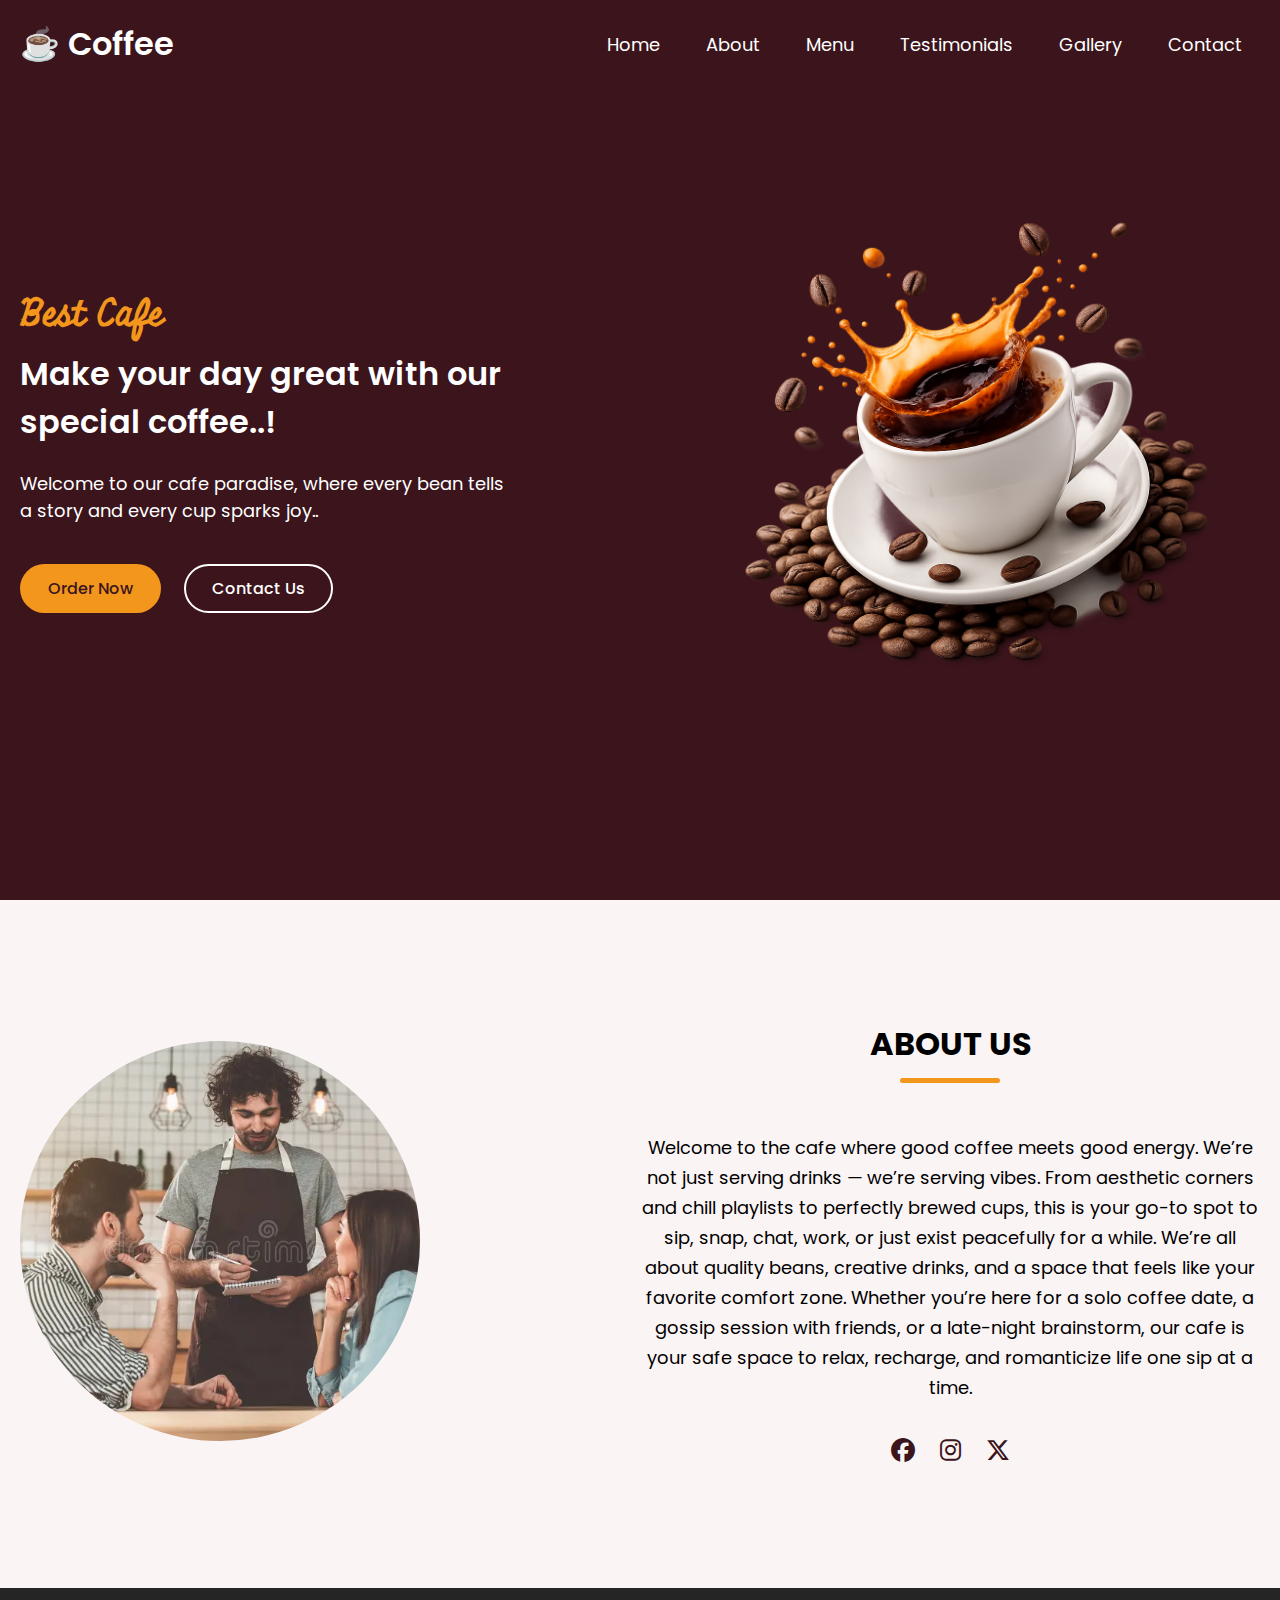
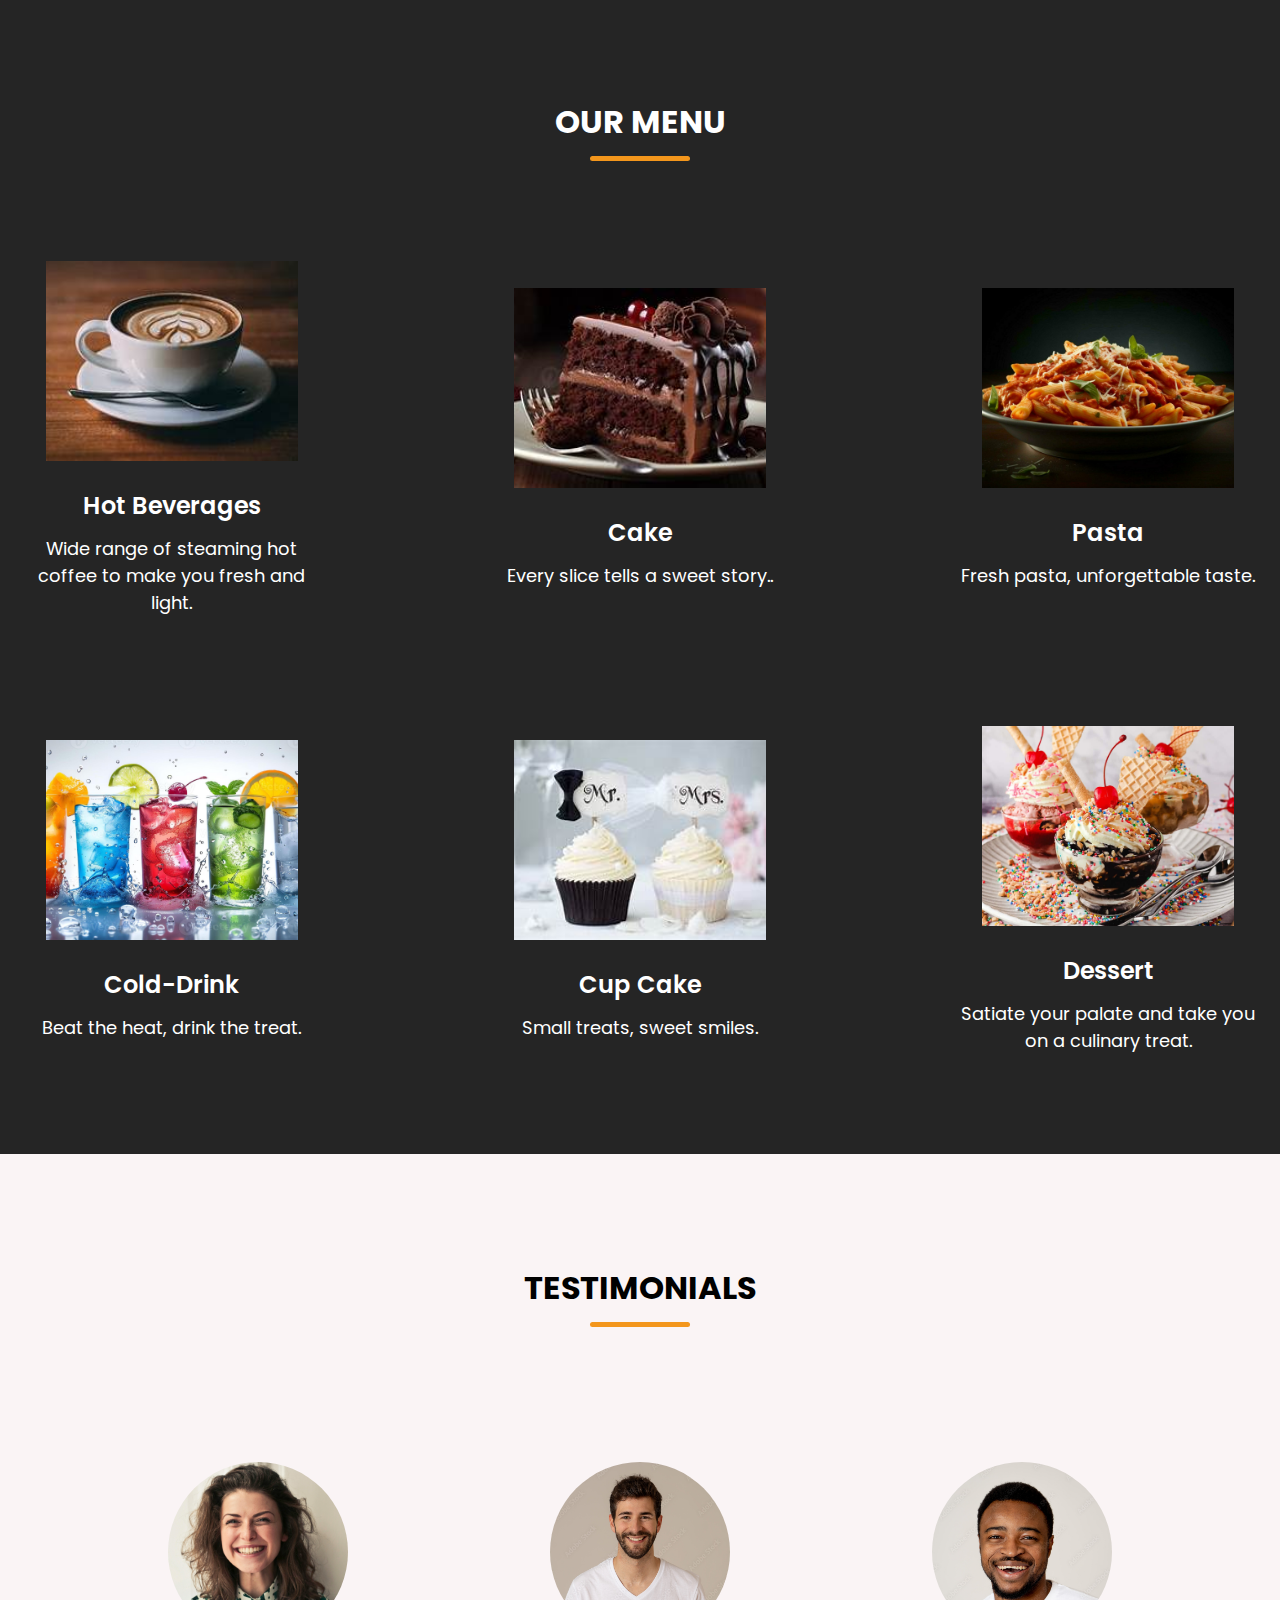
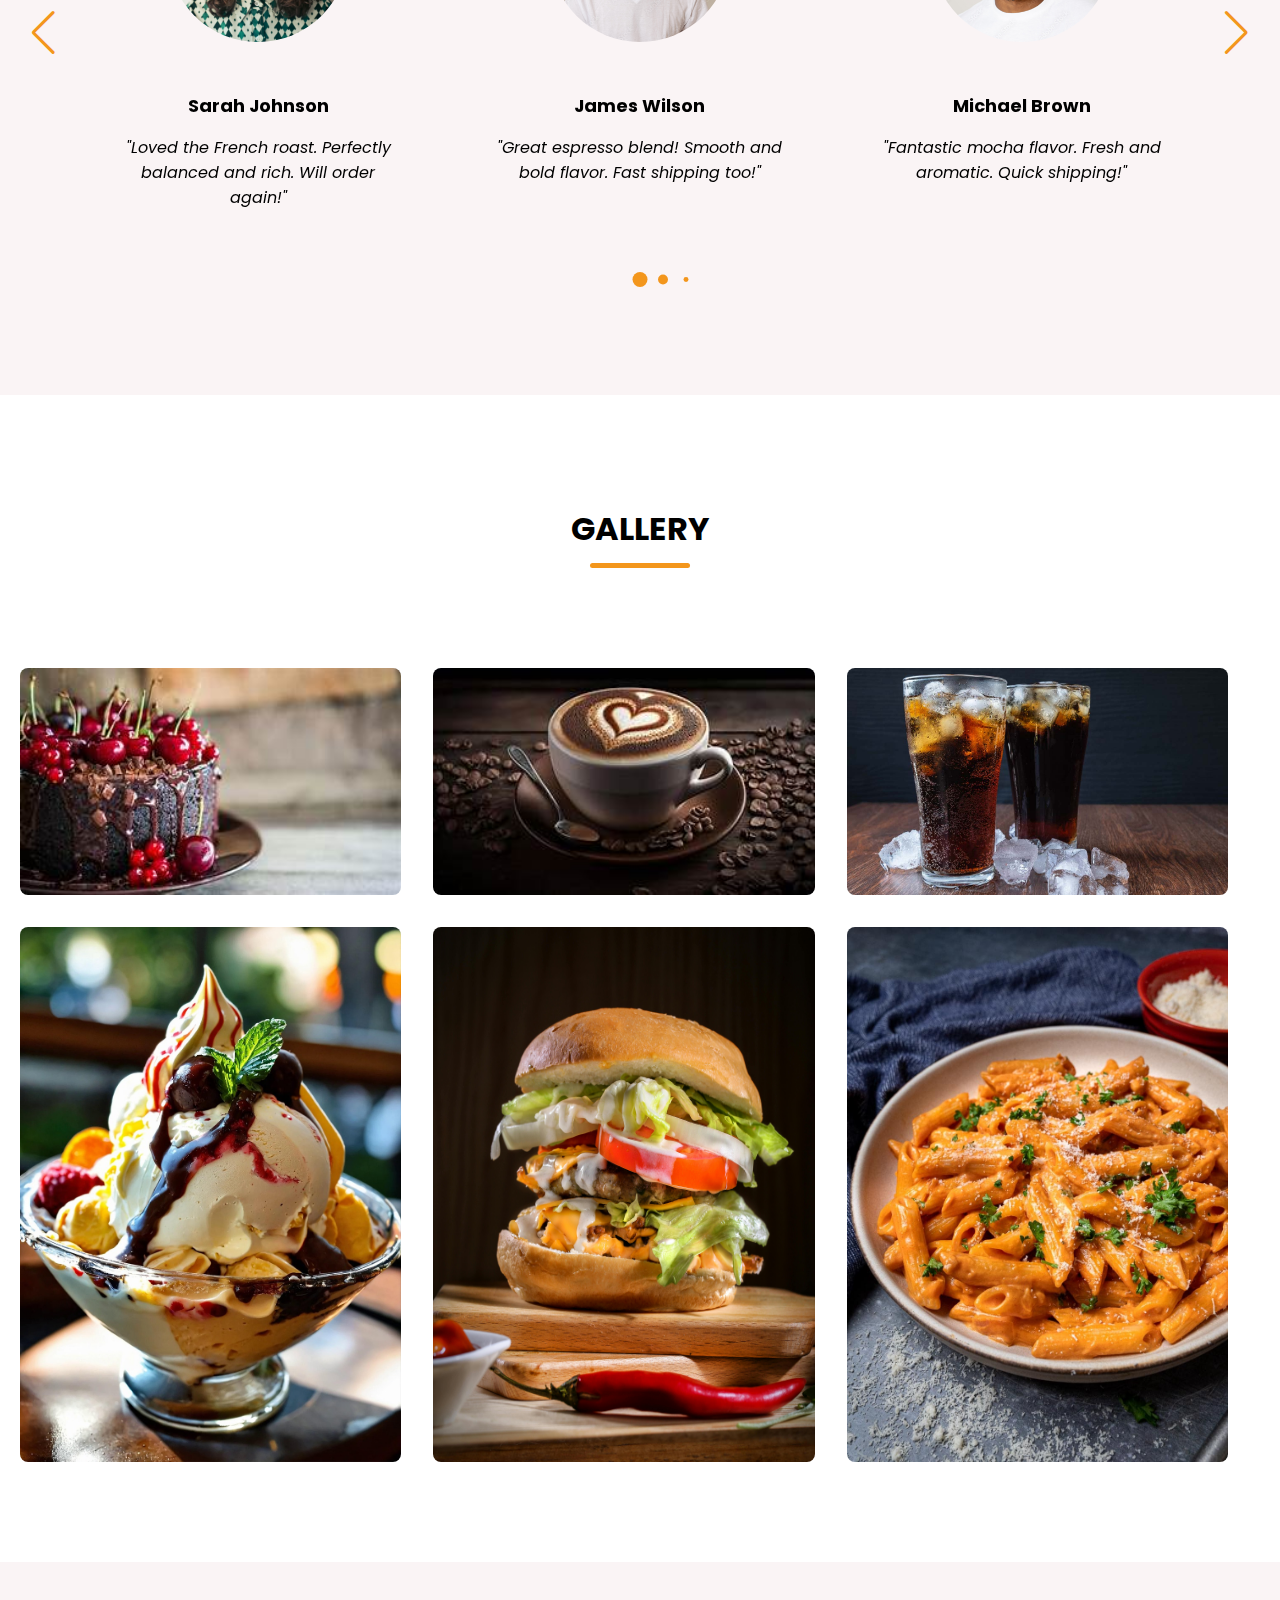
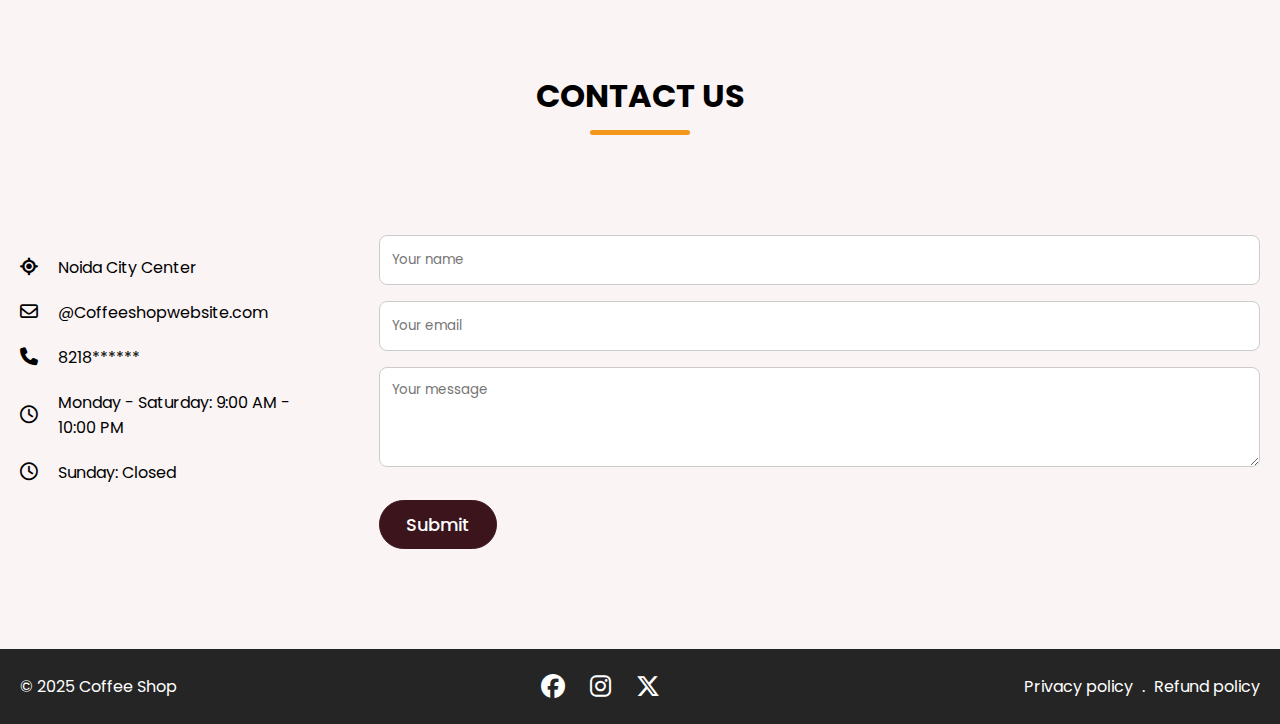
<file: Cafe/index.html>
<!DOCTYPE html>
<html lang="en">
<head>
    <meta charset="UTF-8">
    <meta name="viewport" content="width=device-width, initial-scale=1.0">
    <title>Coffee Website</title>
    <!-- linking font awesome for icons -->
    <link rel="stylesheet" href="https://cdnjs.cloudflare.com/ajax/libs/font-awesome/6.5.2/css/all.min.css">
    <link rel="icon" href="images/a1.png" type="image/x-icon">
    <!-- linking swiper css -->
    <link rel="stylesheet" href="https://cdn.jsdelivr.net/npm/swiper@11/swiper-bundle.min.css">
    <link rel="stylesheet" href="style.css">

</head>
<body>
    <!-- Header / Navbar -->
    <header>
        <nav class="navbar section-content">
            <a href="#" class="nav-logo">
                <h2 class="logo-text">☕ Coffee</h2>
            </a>
            <ul class="nav-menu">
                <button id="menu-close-button" class="fas fa-times"></button>
                <li class="nav-item">
                    <a href="#" class="nav-link">Home</a>
                </li>
                <li class="nav-item">
                    <a href="#about" class="nav-link">About</a>
                </li>
                <li class="nav-item">
                    <a href="#menu" class="nav-link">Menu</a>
                </li>
                <li class="nav-item">
                    <a href="#testimonials" class="nav-link">Testimonials</a>
                </li>
                <li class="nav-item">
                    <a href="#gallery" class="nav-link">Gallery</a>
                </li>
                <li class="nav-item">
                    <a href="#contact" class="nav-link">Contact</a>
                </li>
            </ul>

            <button id="menu-open-button" class="fas fa-bars"></button>
        </nav>
    </header>

    <main>
        <!-- Hero-section -->
        <section class="hero-section">
            <div class="section-content">
                <div class="hero-details">
                    <h2 class="title">Best Cafe</h2>
                    <h3 class="subtitle">Make your day great with our special coffee..!</h3>
                    <p class="description">Welcome to our cafe paradise, where every bean tells a story and every cup sparks joy..</p>

                    <div class="buttons">
                        <a href="#menu" class="button order-now">Order Now</a>
                        <a href="#contact" class="button contact-us">Contact Us</a>
                    </div>
                </div>
                <div class="hero-image-wrapper">
                    <img src="./images/Maincoffee.png"class="hero-image">
                </div>
            </div>
        </section>

        <!-- About section -->
         <section class="about-section" id="about">
            <div class="section-content">
                <div class="about-image-wrapper">
                    <img src="images/About-img.jpg" alt="" class="about-image">
                </div>
                <div class="about-details">
                    <h2 class="section-title">About Us</h2>
                    <p class="text">Welcome to the cafe where good coffee meets good energy. We’re not just serving drinks — we’re serving vibes. From aesthetic corners and chill playlists to perfectly brewed cups, this is your go-to spot to sip, snap, chat, work, or just exist peacefully for a while.
                    We’re all about quality beans, creative drinks, and a space that feels like your favorite comfort zone. Whether you’re here for a solo coffee date, a gossip session with friends, or a late-night brainstorm, our cafe is your safe space to relax, recharge, and romanticize life one sip at a time.</p>
                    <div class="social-link-list">
                        <a href="https://www.facebook.com" class="social-link"><i class="fa-brands fa-facebook"></i></a>
                        <a href="https://www.instagram.com" class="social-link"><i class="fa-brands fa-instagram"></i></a>
                        <a href="https://twitter.com" class="social-link"><i class="fa-brands fa-x-twitter"></i></a>
                    </div>
                </div>
            </div>
         </section>

         <!-- Menu section -->
          <section class="menu-section" id="menu">
            <h2 class="section-title">Our Menu</h2>
            <div class="section-content">
                <ul class="menu-list">
                    <li class="menu-items">
                        <img src="images/coffee2.jpg" alt="coffee" width="100px" height="200px" class="menu-image">
                        <h3 class="name">Hot Beverages</h3>
                        <p class="text">Wide range of steaming hot coffee to make you fresh and light.</p>
                    </li>
                    <li class="menu-items">
                        <img src="images/cake4.jpg" alt="cake" width="150px" height="200px" class="menu-image">
                        <h3 class="name">Cake</h3>
                        <p class="text">Every slice tells a sweet story..</p>
                    </li>
                    <li class="menu-items">
                        <img src="images/pasta1.jpg" alt="pasta" width="150px" height="200px" class="menu-image">
                        <h3 class="name">Pasta</h3>
                        <p class="text">Fresh pasta, unforgettable taste.</p>
                    </li>
                    <li class="menu-items">
                        <img src="images/cold.jpg" alt="Cold-Drink" width="150px" height="200px" class="menu-image">
                        <h3 class="name">Cold-Drink</h3>
                        <p class="text">Beat the heat, drink the treat.</p>
                    </li>
                    <li class="menu-items">
                        <img src="images/cup2.jpg" alt="Cup cake" width="150px" height="200px" class="menu-image">
                        <h3 class="name">Cup Cake</h3>
                        <p class="text">Small treats, sweet smiles.</p>
                    </li>
                    <li class="menu-items">
                        <img src="images/ice-cream1.jpg" alt="ice-cream" width="150px" height="200px" class="menu-image">
                        <h3 class="name">Dessert</h3>
                        <p class="text">Satiate your palate and take you on a culinary treat.</p>
                    </li>
                </ul>
            </div>
          </section>

          <!-- Testimonials-section -->
           <section class="testimonials-section" id="testimonials">
            <h2 class="section-title">Testimonials</h2>
            <div class="section-content">
                <div class="slider-container swiper">
                    <div class="slider-wrapper">
                        <ul class="testimonials-list swiper-wrapper">
                            <li class="testimonial swiper-slide">
                                <img src="images/user5.jpg" alt="User1" class="user-image">
                                <h3 class="name">Sarah Johnson</h3>
                                <i class="feedback">"Loved the French roast. Perfectly balanced and rich. Will order again!"</i>
                            </li>
                            <li class="testimonial swiper-slide">
                                <img src="images/user2.jpg" alt="User2" class="user-image">
                                <h3 class="name">James Wilson</h3>
                                <i class="feedback">"Great espresso blend! Smooth and bold flavor. Fast shipping too!"</i>
                            </li>
                            <li class="testimonial swiper-slide">
                                <img src="images/user3.jpg" alt="User3" class="user-image">
                                <h3 class="name">Michael Brown</h3>
                                <i class="feedback">"Fantastic mocha flavor. Fresh and aromatic. Quick shipping!"</i>
                            </li>
                            <li class="testimonial swiper-slide">
                                <img src="images/user6.jpg" alt="User4" class="user-image">
                                <h3 class="name">Emily Harris</h3>
                                <i class="feedback">"Excellent quality! Fresh beans and quick delivery. Highly recommend."</i>
                            </li>
                            <li class="testimonial swiper-slide">
                                <img src="images/user4.jpg" alt="User5" class="user-image">
                                <h3 class="name">Anthony Thompson</h3>
                                <i class="feedback">"Best decef I've tried! Smooth and flavorful. Arrived promptly"</i>
                            </li>
                        </ul>

                        <div class="swiper-pagination"></div>
                        <div class="swiper-slide-button swiper-button-prev"></div>
                        <div class="swiper-slide-button swiper-button-next"></div>
                    </div>
                </div>
            </div>
           </section>

           <!-- Gallery-section -->
           <section class="gallery-section" id="gallery">
            <h2 class="section-title">Gallery</h2>
            <div class="section-content">
                <ul class="gallery-list">
                    <li class="gallery-item">
                        <img src="images/cake2.jpg" alt="Gallery" class="gallery-image">
                    </li>
                    <li class="gallery-item">
                        <img src="images/coffee3.jpg" alt="Gallery" class="gallery-image">
                    </li>
                    <li class="gallery-item">
                        <img src="images/cold3.jpg" alt="Gallery" class="gallery-image">
                    </li>
                    <li class="gallery-item">
                        <img src="images/ice-cream.jpg" alt="Gallery" class="gallery-image">
                    </li>
                    <li class="gallery-item">
                        <img src="images/beef-burgur.jpg" alt="Gallery" class="gallery-image">
                    </li>
                    <li class="gallery-item">
                        <img src="images/pasta.3.jpg" alt="Gallery" class="gallery-image">
                    </li>
                </ul>
            </div>
           </section>

           <!-- Contact section -->
            <section class="contact-section" id="contact">
                <h2 class="section-title">Contact Us</h2>
                <div class="section-content">
                    <ul class="contact-info-list">
                        <li class="contact-info">
                            <i class="fa-solid fa-location-crosshairs"></i>
                            <p>Noida City Center</p>
                        </li>
                        <li class="contact-info">
                            <i class="fa-regular fa-envelope"></i>
                            <p>@Coffeeshopwebsite.com</p>
                        </li>
                        <li class="contact-info">
                            <i class="fa-solid fa-phone"></i>
                            <p>8218******</p>
                        </li>
                        <li class="contact-info">
                            <i class="fa-regular fa-clock"></i>
                            <p>Monday - Saturday: 9:00 AM - 10:00 PM</p>
                        </li>
                        <li class="contact-info">
                            <i class="fa-regular fa-clock"></i>
                            <p>Sunday: Closed</p>
                        </li>
                    </ul>

                    <form action="#" class="contact-form">
                        <input type="text" placeholder="Your name" class="form-input" required>
                        <input type="email" placeholder="Your email" class="form-input" required>
                        <textarea placeholder="Your message" class="form-input" required></textarea>
                        <button class="submit-button">Submit</button>
                    </form>
                </div>
            </section>

            <!-- Footer section -->
            <footer class="footer-section">
                <div class="section-content">
                    <p class="copyright-text">© 2025 Coffee Shop</p>
                    <div class="social-link-list">
                        <a href="https://facebook.com" class="social-link"><i class="fa-brands fa-facebook"></i></a>
                        <a href="https://instagram.com" class="social-link"><i class="fa-brands fa-instagram"></i></a>
                        <a href="https://twitter.com" class="social-link"><i class="fa-brands fa-x-twitter"></i></a>
                    </div>
                    
                    <p class="policy-text">
                        <a href="#" class="policy-link">Privacy policy</a>
                        <span class="separator">.</span>
                        <a href="#" class="policy-link">Refund policy</a>
                    </p>
                </div>
            </footer>
    </main>

    <!-- Linking Swiper script -->
    <script src="https://cdn.jsdelivr.net/npm/swiper@11/swiper-bundle.min.js"></script>
    <!-- Linking custom script -->
    <script src="script.js"></script>
</body>
</html>
</file>
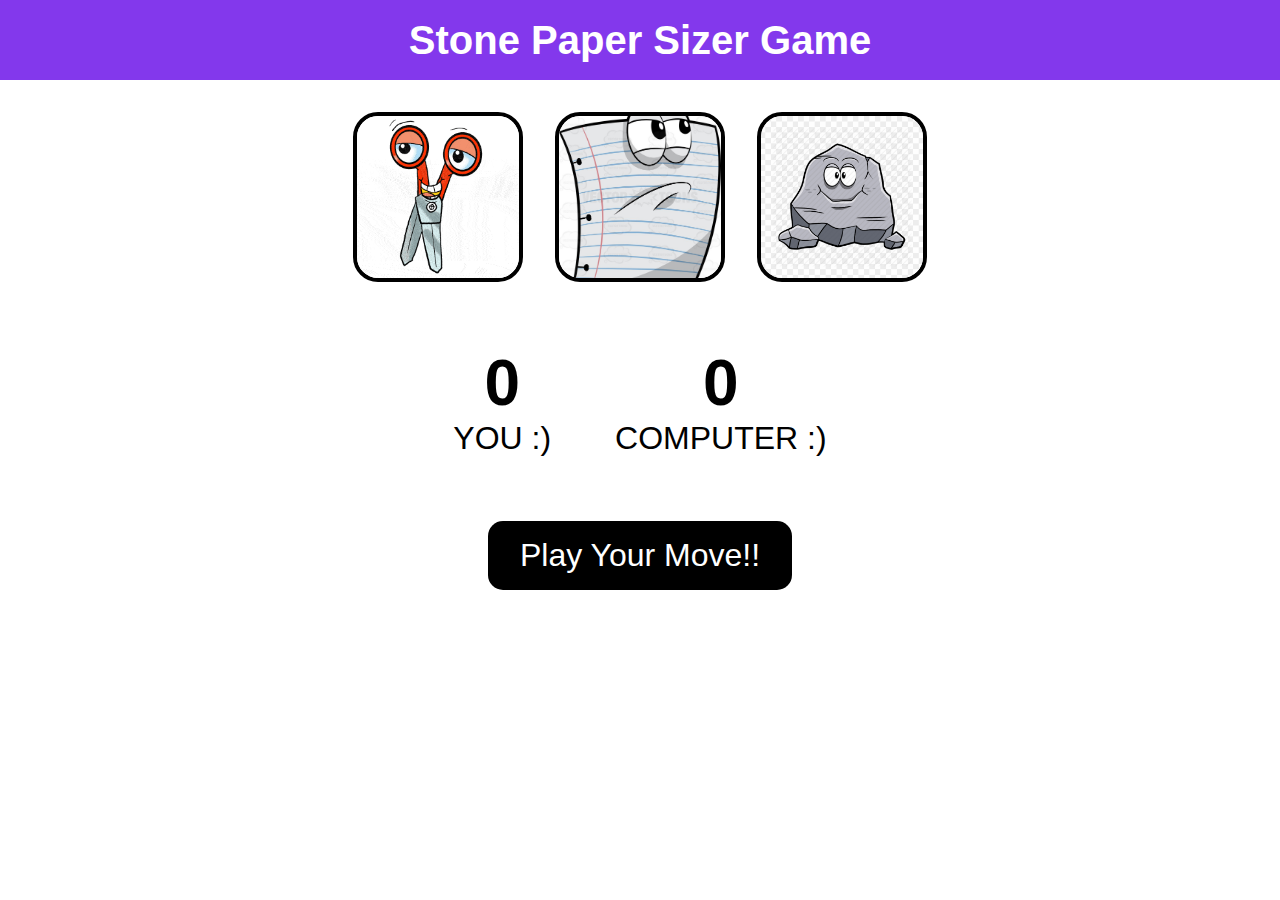
<file: Mini Projects/StonePaperSizer-main/index.html>
<!DOCTYPE html>
<html lang="en">
  <head>
    <meta charset="UTF-8" />
    <meta name="viewport" content="width=device-width, initial-scale=1.0" />
    <title>Stone Paper Sizer Game</title>
    <link rel="stylesheet" href="style.css" />
  </head>
  <body>
    <h1>Stone Paper Sizer Game</h1>
    <div class="choice-container">
      <div class="choice" id="scissors">
        <img src="Images/myImages/scissors.jpeg" alt="scissors" />
      </div>
      <div class="choice" id="paper">
        <img src="Images/myImages/paper.jpeg" alt="Paper" />
      </div>
      <div class="choice" id="rock">
        <img src="Images/myImages/Rock.jpeg" alt="Rock" />
      </div>
    </div>
    <div class="score-board">
      <div class="score">
        <p id="user-score">0</p>
        <p>YOU :)</p>
      </div>
      <div class="score">
        <p id="computer-score">0</p>
        <p>COMPUTER :)</p>
      </div>
    </div>
    <div class="msg-container">
      <p id="msg">Play Your Move!!</p>
    </div>
    <script src="script.js"></script>
  </body>
</html>
</file>
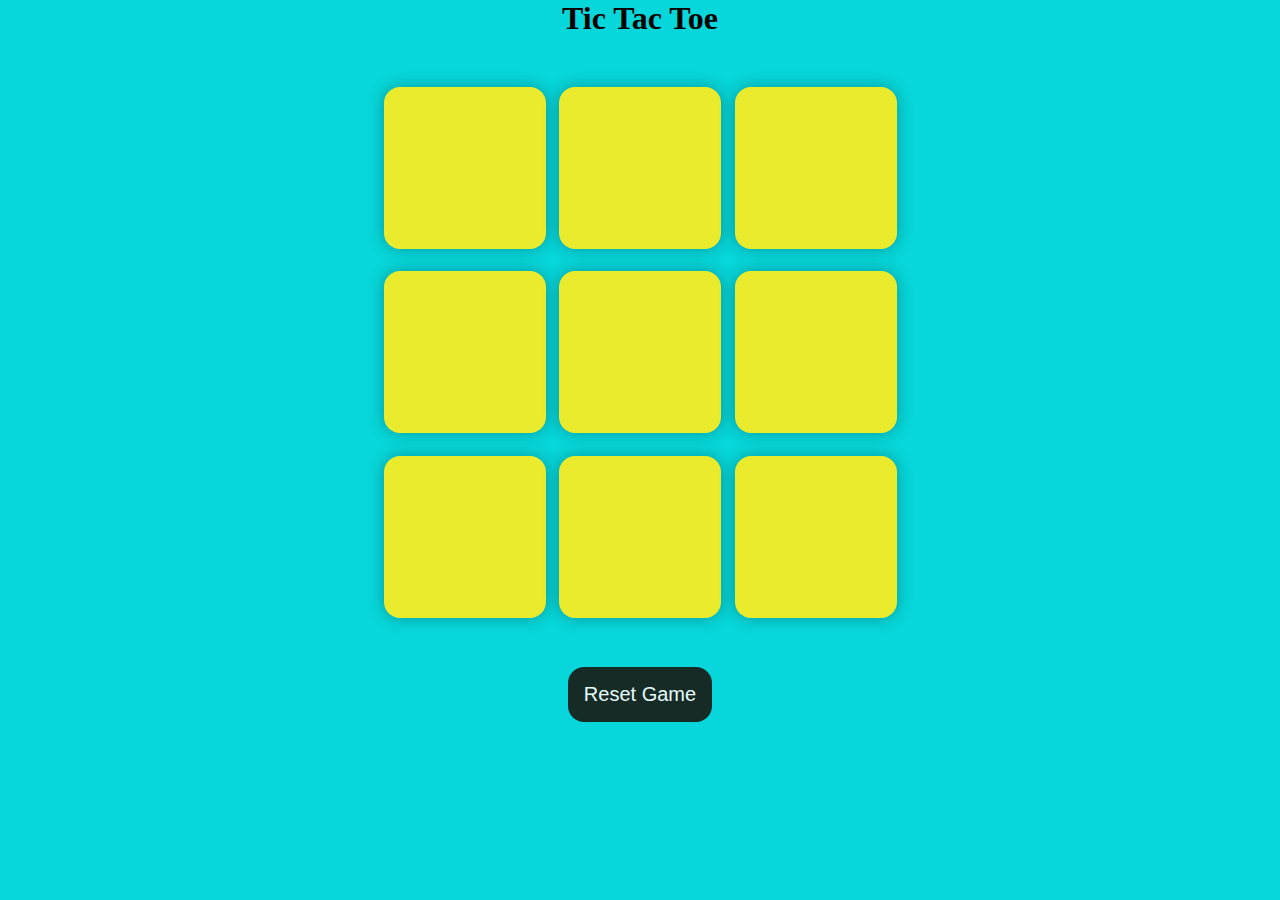
<file: Mini Projects/TIK-TAK-TOE-main/index.html>
<!DOCTYPE html>
<html lang="en">
  <head>
    <meta charset="UTF-8" />
    <meta name="viewport" content="width=device-width, initial-scale=1.0" />
    <title>Tic-Tac-Toe Game</title>
    <link rel="stylesheet" href="tiktak.css" />
  </head>
  <body>
    <div class="msg-container hide">
      <p id="msg">Winner</p>
      <button id="new-btn">New Game</button>
    </div>
    <main>
      <h1>Tic Tac Toe</h1>
      <div class="container">
        <div class="game">
          <button class="box"></button>
          <button class="box"></button>
          <button class="box"></button>
          <button class="box"></button>
          <button class="box"></button>
          <button class="box"></button>
          <button class="box"></button>
          <button class="box"></button>
          <button class="box"></button>
        </div>
      </div>
      <button id="reset-btn">Reset Game</button>
    </main>
    <script src="games.js"></script>
  </body>
</html>
</file>
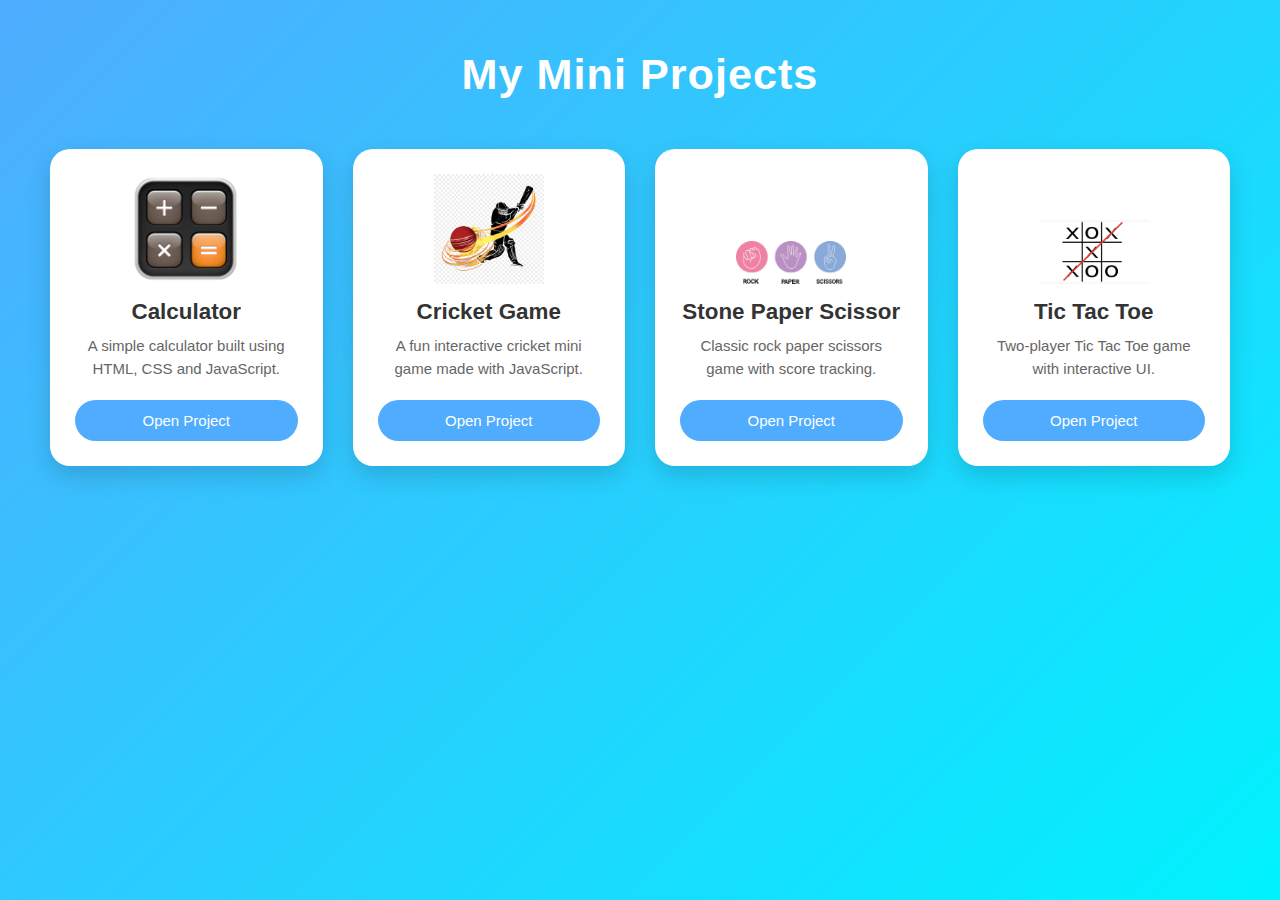
<file: project.html>
<!DOCTYPE html>
<html lang="en">
<head>
    <meta charset="UTF-8">
    <meta name="viewport" content="width=device-width, initial-scale=1.0">
    <title>Mini Projects</title>
    <link rel="stylesheet" href="project.css">
</head>
<body>

<h1 class="title">My Mini Projects</h1>

<div class="container">

    <!-- Card 1 -->
    <div class="project-card">
        <img src="image/calculator-icon.jpg" alt="Calculator">
        <h2>Calculator</h2>
        <p>A simple calculator built using HTML, CSS and JavaScript.</p>
        <a href="Mini Projects/Calculator/Calculator.html">Open Project</a>
    </div>

    <!-- Card 2 -->
    <div class="project-card">
        <img src="image/Circket-icon.jpg" alt="Cricket Game">
        <h2>Cricket Game</h2>
        <p>A fun interactive cricket mini game made with JavaScript.</p>
        <a href="Mini Projects/Cricket/Circket.html">Open Project</a>
    </div>

    <!-- Card 3 -->
    <div class="project-card">
        <img src="image/rock-paper-scissors-icon.jpg" alt="Stone Paper Scissor">
        <h2>Stone Paper Scissor</h2>
        <p>Classic rock paper scissors game with score tracking.</p>
        <a href="Mini Projects/StonePaperSizer-main/index.html">Open Project</a>
    </div>

    <!-- Card 4 -->
    <div class="project-card">
        <img src="image/tik-tak-toe.png" alt="Tic Tac Toe">
        <h2>Tic Tac Toe</h2>
        <p>Two-player Tic Tac Toe game with interactive UI.</p>
        <a href="Mini Projects/TIK-TAK-TOE-main/index.html">Open Project</a>
    </div>

</div>

</body>
</html>
</file>
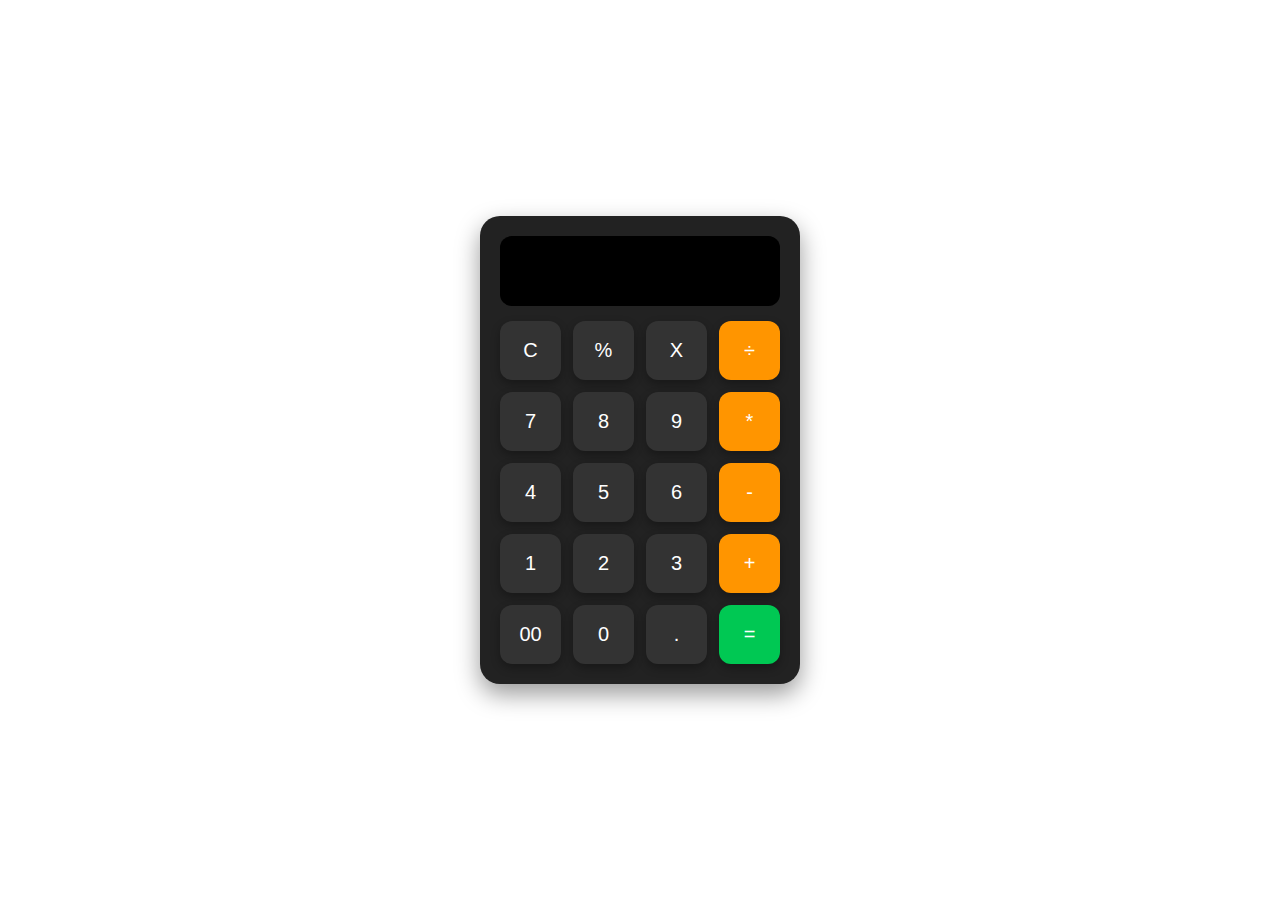
<file: Mini Projects/Calculator/Calculator.html>
<!DOCTYPE html>
<html lang="en">
<head>
    <meta charset="UTF-8">
    <meta name="viewport" content="width=device-width, initial-scale=1.0">
    <title>Document</title>
    <link rel="stylesheet" href="calculator.css">
</head>
<body>
    <div id="calculator">
        <input type="text" id="display" readonly>
        
        <div class="btn-container-1">
            <button class="btn" onclick="currentDisplay = '';
            document.querySelector('#display').value = currentDisplay;">C</button>

            <button class="btn" onclick="currentDisplay = currentDisplay +'%';
            document.querySelector('#display').value = currentDisplay;">%</button>

            <button class="btn" onclick="currentDisplay = currentDisplay.slice(0,-1);
            document.querySelector('#display').value = currentDisplay;">X</button>

            <button class="btn" onclick="currentDisplay = currentDisplay +'/';
            document.querySelector('#display').value = currentDisplay;">÷</button>



            <button class="btn" onclick="currentDisplay = currentDisplay +'7';
            document.querySelector('#display').value = currentDisplay;">7</button>

            <button class="btn" onclick="currentDisplay = currentDisplay +'8';
            document.querySelector('#display').value = currentDisplay;">8</button>

            <button class="btn" onclick="currentDisplay = currentDisplay +'9';
            document.querySelector('#display').value = currentDisplay;">9</button>

            <button class="btn" onclick="currentDisplay = currentDisplay +'*';
            document.querySelector('#display').value = currentDisplay;">*</button>



            <button class="btn" onclick="currentDisplay = currentDisplay +'4';
            document.querySelector('#display').value = currentDisplay;">4</button>

            <button class="btn" onclick="currentDisplay = currentDisplay +'5';
            document.querySelector('#display').value = currentDisplay;">5</button>

            <button class="btn" onclick="currentDisplay = currentDisplay +'6';
            document.querySelector('#display').value = currentDisplay;">6</button>

            <button class="btn" onclick="currentDisplay = currentDisplay +'-';
            document.querySelector('#display').value = currentDisplay;">-</button>



            <button class="btn" onclick="currentDisplay = currentDisplay +'1';
            document.querySelector('#display').value = currentDisplay;">1</button>

            <button class="btn" onclick="currentDisplay = currentDisplay +'2';
            document.querySelector('#display').value = currentDisplay;">2</button>

            <button class="btn" onclick="currentDisplay = currentDisplay +'3';
            document.querySelector('#display').value = currentDisplay;">3</button>

            <button class="btn" onclick="currentDisplay = currentDisplay +'+';
            document.querySelector('#display').value = currentDisplay;">+</button>



            <button class="btn" onclick="currentDisplay = currentDisplay +'00';
            document.querySelector('#display').value = currentDisplay;">00</button>

            <button class="btn" onclick="currentDisplay = currentDisplay +'0';
            document.querySelector('#display').value = currentDisplay;">0</button>

            <button class="btn" onclick="currentDisplay = currentDisplay +'.';
            document.querySelector('#display').value = currentDisplay;">.</button>


            <button class="btn" onclick="let result = eval(currentDisplay);
             currentDisplay = result;
             document.querySelector('#display').value = currentDisplay;">=</button>
        </div>    
    </div>
    <script>
        let currentDisplay = '';
        document.querySelector('#display').value = currentDisplay;
        
    </script>
</body>
</html>
</file>
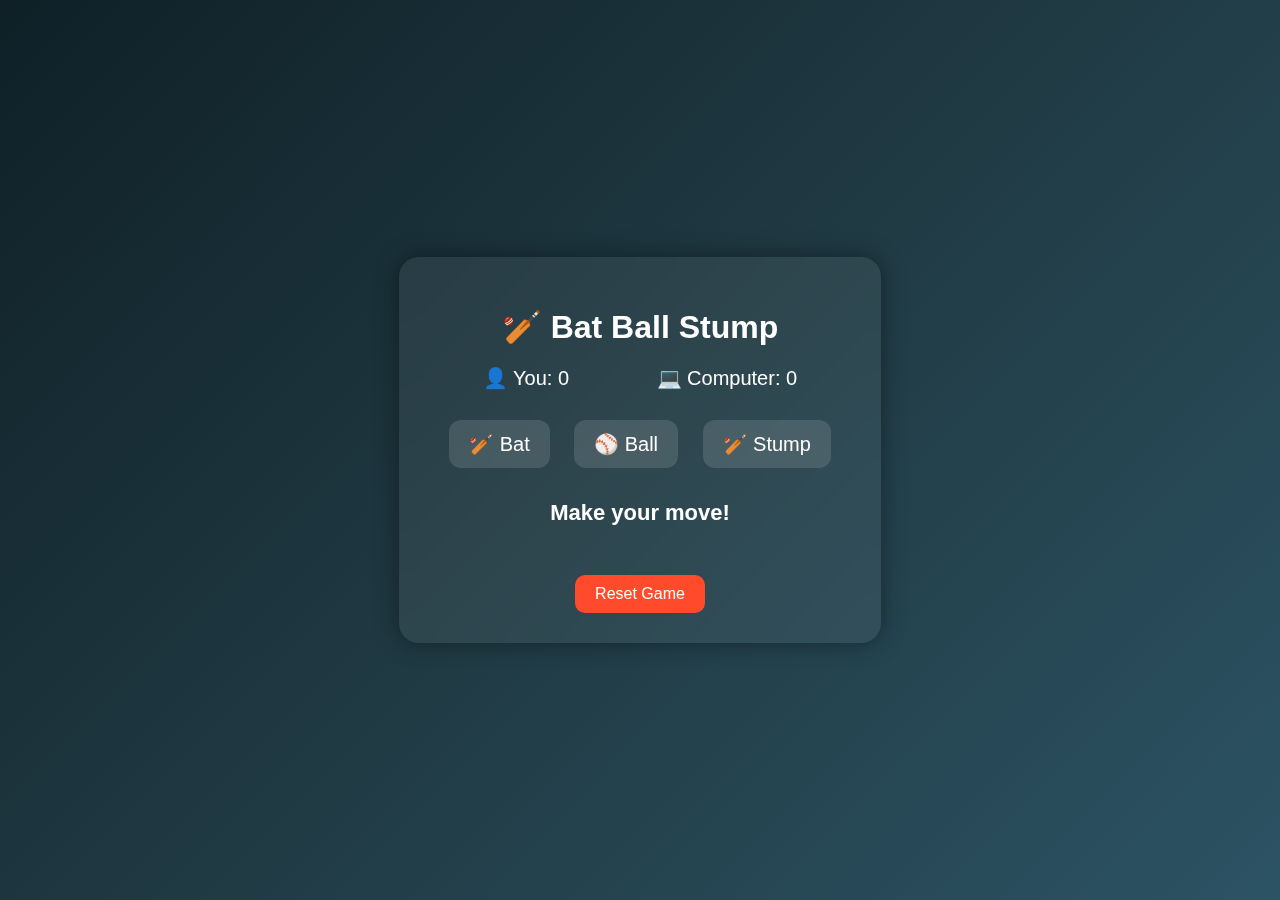
<file: Mini Projects/Cricket/Circket.html>
<!DOCTYPE html>
<html lang="en">
<head>
<meta charset="UTF-8">
<meta name="viewport" content="width=device-width, initial-scale=1.0">
<title>Bat Ball Stump Game</title>
<link rel="stylesheet" href="Circket.css">
<link rel="stylesheet" href="script.js">
</head>
<body>

<div class="game-container">

    <h1>🏏 Bat Ball Stump</h1>

    <div class="scoreboard">
        <div>👤 You: <span id="userScore">0</span></div>
        <div>💻 Computer: <span id="compScore">0</span></div>
    </div>

    <div class="buttons">
        <button class="choice" data-choice="Bat">🏏 Bat</button>
        <button class="choice" data-choice="Ball">⚾ Ball</button>
        <button class="choice" data-choice="Stump">🏏 Stump</button>
    </div>

    <div class="result-box">
        <p id="resultText">Make your move!</p>
        <p id="choices"></p>
    </div>

    <button id="resetBtn">Reset Game</button>

</div>

<script src="script.js"></script>
</body>
</html>
</file>
<file: Cafe/style.css>
@import url('https://fonts.googleapis.com/css2?family=Miniver&family=Poppins:ital,wght@0,400;0,500;0,600;0,700;1,400&display=swap');

* {
    margin: 0;
    padding: 0;
    box-sizing: border-box;
    font-family: "Poppins", sans-serif;
}

:root {
    /* Colors */
    --white-color:#fff;
    --dark-color:#252525;
    --primary-color:#3b141c;
    --secondary-color:#f3961c;
    --light-pink-color:#faf4f5;
    --medium-gray-color:#ccc;

    /* Font size */
    --font-size-s:0.9rem;
    --font-size-n:1rem;
    --font-size-m:1.12rem;
    --font-size-l:1.5rem;
    --font-size-xl:2rem;
    --font-size-xxl:2.3rem;

    /* Font weight */
    --font-weight-normal: 400;
    --font-weight-medium: 500;
    --font-weight-semibold: 600;
    --font-weight-bold: 700;

    /* Border radius */
    --border-radius-s:8px;
    --border-radius-m:30px;
    --border-radius-circle:50%;

    /* Site max width */
    --site-max-width:1300px;
}

/* Styling fr whole site */
ul {
    list-style: none;
}

a {
    text-decoration: none;
}

button {
    cursor: pointer;
    border: none;
    background: none;
}

img {
    width: 100%;
}

.section-content{
    margin: 0 auto;
    padding: 0 20px;
    max-width: var(--site-max-width);
}

.section-title {
    text-align: center;
    padding: 60px 0 100px;
    text-transform: uppercase;
    font-size: var(--font-size-xl);
}

.section-title::after {
    content: "";
    width: 100px;
    height: 5px;
    display: block;
    margin: 10px auto 0;
    border-radius: var(--border-radius-s);
    background: var(--secondary-color);
}

/* Navbar styling */
header{
    position: fixed;
    width: 100%;
    z-index: 5;
    background-color: var(--primary-color);
}

header .navbar{
    display: flex;
    padding: 20px;
    align-items: center;
    justify-content: space-between;
}

.navbar .nav-logo .logo-text {
    color: var(--white-color);
    font-size: var(--font-size-xl);
    font-weight: var(--font-weight-semibold);
}

.navbar .nav-menu{
    display: flex;
    gap: 10px;

}

.navbar .nav-menu .nav-link {
    padding: 10px 18px;
    color: var(--white-color);
    font-size: var(--font-size-m);
    border-radius: var(--border-radius-m);
    transition: 0.3s ease;
}

.navbar .nav-menu .nav-link:hover {
    color: var(--primary-color);
    background: var(--secondary-color);

}

.navbar :where(#menu-close-button, #menu-open-button) {
    display: none;
}

/* Hero Section */
.hero-section {
    min-height: 100vh;
    background: var(--primary-color);
}

.hero-section .section-content {
    display: flex;
    align-items: center;
    min-height: 100vh;
    color: var(--white-color);
    justify-content: space-between;
}

.hero-section .hero-details .title {
    font-size: var(--font-size-xxl);
    color: var(--secondary-color);
    font-family: "Miniver", sans-serif;
}

.hero-section .hero-details .subtitle {
    margin-top: 8px;
    max-width: 70%;
    font-size: var(--font-size-xl);
    font-weight: var(--font-weight-semibold);
}

.hero-section .hero-details .description {
    max-width: 70%;
    margin: 24px 0 40px;
    font-size: var(--font-size-m);
}

.hero-section .hero-details .buttons {
    display: flex;
    gap: 23px;
}

.hero-section .hero-details .button{
    padding: 10px 26px;
    border: 2px solid transparent;
    color: var(--primary-color);
    border-radius: var(--border-radius-m);
    background: var(--secondary-color);
    font-weight: var(--font-weight-medium);
    transition: 0.3s ease;
}

.hero-section .hero-details .button:hover,
.hero-section .hero-details .contact-us {
    color: var(--white-color);
    border-color: var(--white-color);
    background: transparent;
}

.hero-section .hero-details .contact-us:hover {
    color: var(--primary-color);
    border-color: var(--secondary-color);
    background:var(--secondary-color);   
}

.hero-section .hero-image-wrapper {
    max-width: 500px;
    margin-right: 30px;
}

/* About section */
.about-section {
    padding: 120px 0;
    background: var(--light-pink-color);
}

.about-section .section-content {
    display: flex;
    gap: 50px;
    align-items: center;
    justify-content: space-between;
}

.about-section .about-image-wrapper .about-image {
    width: 400px;
    height: 400px;
    object-fit: cover;
    border-radius: var(--border-radius-circle);
}

.about-section .about-details .section-title {
    padding: 0;
}

.about-section .about-details {
    max-width: 50%;
}

.about-section .about-details .text {
    line-height: 30px;
    margin: 50px 0 30px;
    text-align: center;
    font-size: var(--font-size-m);
}

.about-section .social-link-list {
    display: flex;
    gap: 25px;
    justify-content: center;
}

.about-section .social-link-list .social-link {
    color: var(--primary-color);
    font-size: var(--font-size-l);
    transition: 0.2s ease;
}

.about-section .social-link-list .social-link:hover {
    color: var(--secondary-color);
}

/* Menu Section */

.menu-section{
    color: var(--white-color);
    background: var(--dark-color);
    padding: 50px 0 100px;
}

.menu-section .menu-list {
    display: flex;
    flex-wrap: wrap;
    gap: 110px;
    align-items: center;
    justify-content: space-between;
}

.menu-section .menu-list .menu-items {
    display: flex;
    align-items: center;
    text-align: center;
    flex-direction: column;
    justify-content: space-between;
    width: calc(100% / 3 - 110px);
}

.menu-section .menu-list .menu-items .text {
    font-size: var(--font-size-m);
}

.menu-section .menu-list .menu-items .menu-image {
    max-width: 83%;
    aspect-ratio: 1;
    margin-bottom: 15px;
    object-fit: cover;
    
}



.menu-section .menu-list .menu-items .name {
    margin: 12px 0;
    font-size: var(--font-size-l);
    font-weight: var(--font-weight-semibold);
}

/* Testimonials section */
.testimonials-section {
    padding: 50px 0 100px;
    background: var(--light-pink-color);
}

.testimonials-section .slider-wrapper {
    overflow: hidden;
    margin: 0 60px 50px;
}

.testimonials-section .testimonial {
    user-select: none;
    display: flex;
    padding: 35px;
    text-align: center;
    flex-direction: column;
    align-items: center;
}

.testimonials-section .testimonial .user-image {
    width: 180px;
    height: 180px;
    object-fit: cover;
    margin-bottom: 50px;
    border-radius: var(--border-radius-circle);
}

.testimonials-section .testimonial .name {
    margin-bottom: 16px;
    font-size: var(--font-size-m);
}

.testimonials-section .testimonials .feedback {
    line-height: 25px;
}

.testimonials-section .swiper-pagination-bullet {
    width: 15px;
    height: 15px;
    opacity: 1;
    background: var(--secondary-color);
}

.testimonials-section .swiper-slide-button {
    margin-top: -50px;
    color: var(--secondary-color);
    transition: 0.3s ease;
}

.testimonials-section .swiper-slide-button:hover {
    color: var(--primary-color);
}

/* Gallery-section styling*/
.gallery-section {
    padding: 50px 0 100px;
}

.gallery-section .gallery-list {
    display: flex;
    flex-wrap: wrap;
    gap: 32px;
}

.gallery-section .gallery-list .gallery-item {
    overflow: hidden;
    border-radius: var(--border-radius-s);
    width: calc(100% / 3 - 32px);
}

.gallery-section .gallery-item .gallery-image {
    width: 100%;
    height: 100%;
    cursor: zoom-in;
    transition: 0.3s ease;
    object-fit: fill;
}

.gallery-section .gallery-item:hover .gallery-image {
    transform: scale(1.3);
}

/* Contact-Us */
.contact-section {
    padding: 50px 0 100px;
    background: var(--light-pink-color);
}

.contact-section .section-content {
    display: flex;
    gap: 48px;
    align-items: flex-start;
    justify-content: space-between;
}

.contact-section .contact-info-list .contact-info {
    display: flex;
    gap: 20px;
    margin: 20px 0;
    align-items: center;
}

.contact-section .contact-info-list .contact-info i {
    font-size: var(--font-size-m);
}

.contact-section .contact-form .form-input {
    width: 100%;
    height: 50px;
    padding: 0 12px;
    outline: none;
    margin-bottom: 16px;
    background: var(--white-color);
    border-radius: var(--border-radius-s);
    border: 1px solid var(--medium-gray-color);
}

.contact-section .contact-form .form-input:focus {
    border-color: var(--secondary-color);
}

.contact-section .contact-form textarea.form-input {
    height: 100px;
    padding: 12px;
    resize: vertical;
}

.contact-section .contact-form .submit-button {
    padding: 10px 26px;
    margin-top: 10px;
    color: var(--white-color);
    font-size: var(--font-size-m);
    font-weight: var(--font-weight-medium);
    background: var(--primary-color);
    border-radius: var(--border-radius-m);
    border: 1px solid var(--primary-color);
    transition: 0.3s ease;
}

.contact-section .contact-form .submit-button:hover {
    color: var(--primary-color);
    background: transparent;
}

/* Footer section  */
.footer-section {
    padding: 20px 0;
    background: var(--dark-color);
}

.footer-section .section-content {
    display: flex;
    align-items: center;
    justify-content: space-between;
}

.footer-section :where(.copyright-text, .social-link, .policy-link) {
    color: var(--white-color);
    transition: 0.2s ease;
}

.footer-section .social-link-list {
    display: flex;
    gap: 25px;
}

.footer-section .social-link-list .social-link {
    font-size: var(--font-size-l);
}

.footer-section .social-link-list .social-link:hover, .footer-section .policy-text .policy-link:hover {
    color: var(--secondary-color);
}

.footer-section .policy-text .separator {
    margin: 0 5px;
    color: var(--white-color);
}

/* Responsive media query code for max width 1024px */
@media screen and (max-width:1024px) {
    .menu-section .menu-list{
        gap: 60px;
    }

    .menu-section .menu-list .menu-items {
        width: calc(100% / 3 - 60px);
    }
}

/* Responsive media query code for max width 900px */
@media screen and (max-width:900px){
    :root {
        --font-size-m:1rem;
        --font-size-l:1.3rem;
        --font-size-xl:1.5rem;
        --font-size-xxl:1.8rem;
    }

    body.show-mobile-menu header::before {
        content: "";
        position: fixed;
        left: 0;
        top: 0;
        height: 100%;
        width: 100%;
        backdrop-filter: blur(5px);
        background: rgba(0,0,0,0.2);
    }

    .navbar :where(#menu-close-button, #menu-open-button) {
        display: block;
        font-size: var(--font-size-l);
    }

    .navbar #menu-close-button {
        position: absolute;
        right: 30px;
        top: 30px;
    }

    .navbar #menu-open-button {
        color: var(--white-color);
    }

    .navbar .nav-menu {
        display: block;
        position:fixed;
        right: -300px;
        top:0;
        width: 300px;
        height: 100%;
        display: flex;
        flex-direction: column;
        align-items: center;
        padding-top: 100px;
        background: var(--white-color);
        transition: right 0.2s ease;
    }

    body.show-mobile-menu .navbar .nav-menu {
        right:0;
    }

    .navbar .nav-menu .nav-link {
        color: var(--dark-color);
        display: block;
        margin-top: 17px;
        font-size: var(--font-size-l);
    }

    .hero-section .section-content {
        gap: 50px;
        text-align: center;
        padding: 30px 20px 20px;
        flex-direction: column-reverse;
        justify-content: center;
    }

    .hero-section .hero-details :is(.subtitle,
    .description), .about-section .about-details, .contact-section .contact-form {
        max-width: 100%;
    }

    .hero-section .hero-details .buttons {
        justify-content: center;
    }

    .hero-section .hero-image-wrapper {
        max-width: 270px;
        margin-right: 0;
    }

    .about-section .section-content {
        gap: 70px;
        flex-direction: column;
    }

    .about-section .about-image-wrapper .about-image {
        width: 100%;
        height: 100%;
        max-width: 300px;
        aspect-ratio: 1;
    }

    .menu-section .menu-list {
        gap: 30px;
    }

    .menu-section .menu-list .menu-items {
        width: calc(100% / 3 - 30px);
    }

    .menu-section .menu-list .menu-items .menu-image {
        max-width: 200px;
    }

    .gallery-section .gallery-list {
        gap: 30px;
    }

    .gallery-section .gallery-list .gallery-item {
        width: calc(100% / 2 - 30px);
    }

    .contact-section .section-contant {
        align-items: center;
        flex-direction: column-reverse;
    }
}
/* Responsive media query code for max width 640px */
@media screen and (max-width:640px) {

    .menu-section .menu-list {
        gap: 60px;
    }

    .menu-section .menu-list .menu-items, 
    .gallery-section .gallery-list .gallery-item {
        width: 100%;
    }

    .testimonials-section .slider-wrapper {
        margin: 0 0 30px;
    }

    .testimonials-section .swiper-slide-button {
        display: none;
    }
    .footer-section .section-contant {
        flex-direction: column;
        gap: 20px;
    }
}
</file>
<file: Mini Projects/StonePaperSizer-main/style.css>
*{
  margin:0;
  padding:0;
  box-sizing:border-box;
  text-align:center;
  font-family:Segoe UI, sans-serif;
}

/* ---------- HEADER ---------- */
h1{
  background:#8338ec;
  color:white;
  height:5rem;
  line-height:5rem;
  font-size:clamp(1.5rem,4vw,2.5rem);
}

/* ---------- CHOICES ---------- */
.choice-container{
  display:flex;
  justify-content:center;
  align-items:center;
  flex-wrap:wrap;
  gap:2rem;
  padding:2rem;
}

.choice{
  height:170px;
  width:170px;
  display:flex;
  justify-content:center;
  align-items:center;
  transition:0.3s;
}

.choice:hover{
  transform:scale(1.08);
  opacity:0.8;
  cursor:pointer;
}

/* ---------- IMAGES ---------- */
img{
  width:100%;
  height:100%;
  object-fit:cover;
  border:4px solid black;
  border-radius:25px;
  transition:0.3s;
}

.choice:hover img{
  border-color:#8338ec;
}

/* ---------- SCORE BOARD ---------- */
.score-board{
  display:flex;
  justify-content:center;
  align-items:center;
  flex-wrap:wrap;
  gap:4rem;
  margin-top:2rem;
  font-size:clamp(1.2rem,3vw,2rem);
}

#user-score,
#computer-score{
  font-size:clamp(2rem,6vw,4rem);
  font-weight:bold;
}

/* ---------- MESSAGE ---------- */
.msg-container{
  margin-top:3rem;
  padding:1rem;
}

#msg{
  background:black;
  color:white;
  font-size:clamp(1.2rem,3vw,2rem);
  padding:1rem 2rem;
  border-radius:15px;
  display:inline-block;
}

/* ---------- TABLET ---------- */
@media(max-width:768px){

  .choice{
    height:140px;
    width:140px;
  }

  .choice-container{
    gap:1.5rem;
  }

  .score-board{
    gap:2rem;
  }
}

/* ---------- MOBILE ---------- */
@media(max-width:480px){

  h1{
    height:4rem;
    line-height:4rem;
  }

  .choice{
    height:110px;
    width:110px;
  }

  .choice-container{
    gap:1rem;
    margin-top:2rem;
  }

  #msg{
    padding:.8rem 1.2rem;
  }
}

/* ---------- SMALL PHONES ---------- */
@media(max-width:320px){
  .choice{
    height:90px;
    width:90px;
  }

  #msg{
    font-size:1rem;
  }
}
</file>
<file: Mini Projects/TIK-TAK-TOE-main/tiktak.css>
* {
  margin: 0;
  padding: 0;
}

body {
  background-color: #07d7da;
  text-align: center;
}

.container {
  height: 70vh;
  display: flex;

  justify-content: center;
  align-items: center;
}

.game {
  height: 60vmin;
  width: 60vmin;
  display: flex;
  flex-wrap: wrap;
  justify-content: center;
  align-items: center;
  gap: 1.5vmin;
}

.box {
  height: 18vmin;
  width: 18vmin;
  border-radius: 1rem;
  border: none;
  box-shadow: 0 0 1rem rgba(0, 0, 0, 0.3);
  font-size: 8vmin;
  color: #a62f2a;
  background-color: #ebeb2e;
    cursor: pointer;

}

#reset-btn {
  padding: 1rem;
  font-size: 1.25rem;
  background-color: #191913;
  color: #fff;
  border-radius: 1rem;
  border: none;
  opacity: 0.9;
  cursor: pointer; 
}

#new-btn {
  padding: 1rem;
  font-size: 1.25rem;
  background-color: #191913;
  color: #fff;
  border-radius: 1rem;
  border: none;
}

#msg {
  color: #ffffc7;
  font-size: 5vmin;
}

.msg-container {
  height: 100vmin;
  display: flex;
  justify-content: center;
  align-items: center;
  flex-direction: column;
  gap: 4rem;
}

.hide {
  display: none;
}
</file>
<file: Mini Projects/Cricket/Circket.css>
body{
    margin:0;
    height:100vh;
    display:flex;
    justify-content:center;
    align-items:center;
    font-family:Segoe UI, sans-serif;
    background: linear-gradient(135deg,#0f2027,#203a43,#2c5364);
    color:white;
}

.game-container{
    background:#ffffff10;
    backdrop-filter: blur(12px);
    padding:30px 40px;
    border-radius:20px;
    text-align:center;
    box-shadow:0 0 25px rgba(0,0,0,0.4);
}

h1{
    margin-bottom:20px;
}

.scoreboard{
    display:flex;
    justify-content:space-around;
    font-size:20px;
    margin-bottom:20px;
}

.buttons{
    margin:20px 0;
}

.choice{
    font-size:20px;
    padding:12px 20px;
    margin:10px;
    border:none;
    border-radius:12px;
    cursor:pointer;
    background:#ffffff20;
    color:white;
    transition:0.3s;
}

.choice:hover{
    transform:scale(1.1);
    background:#00c6ff;
}

.result-box{
    margin-top:15px;
    font-size:18px;
    min-height:60px;
}

#resultText{
    font-weight:bold;
    font-size:22px;
}

#resetBtn{
    margin-top:15px;
    padding:10px 20px;
    border:none;
    border-radius:10px;
    cursor:pointer;
    background:#ff4b2b;
    color:white;
    font-size:16px;
    transition:0.3s;
}

#resetBtn:hover{
    background:#ff416c;
}
</file>
<file: project.css>
/* RESET */
*{
    margin:0;
    padding:0;
    box-sizing:border-box;
    font-family:Segoe UI, sans-serif;
}

/* BODY */
body{
    background: linear-gradient(135deg,#4facfe,#00f2fe);
    min-height:100vh;
    padding:clamp(15px,4vw,50px);
}

/* TITLE */
.title{
    text-align:center;
    color:white;
    margin-bottom:clamp(20px,4vw,50px);
    font-size:clamp(1.6rem,4vw,2.7rem);
    letter-spacing:1px;
}

/* GRID CONTAINER */
.container{
    display:grid;
    grid-template-columns:repeat(auto-fit,minmax(230px,1fr));
    gap:clamp(15px,3vw,30px);
    max-width:1300px;
    margin:auto;
}

/* CARD */
.project-card{
    background:white;
    padding:clamp(15px,3vw,25px);
    border-radius:20px;
    text-align:center;
    box-shadow:0 10px 25px rgba(0,0,0,0.15);
    transition:0.35s ease;
    display:flex;
    flex-direction:column;
    justify-content:space-between;
}

/* CARD HOVER */
.project-card:hover{
    transform:translateY(-12px) scale(1.02);
    box-shadow:0 18px 40px rgba(0,0,0,0.25);
}

/* IMAGE */
.project-card img{
    width:clamp(70px,15vw,110px);
    margin:auto;
    margin-bottom:15px;
}

/* TITLE */
.project-card h2{
    margin-bottom:10px;
    color:#333;
    font-size:clamp(1.1rem,2vw,1.4rem);
}

/* DESCRIPTION */
.project-card p{
    font-size:clamp(13px,1.5vw,15px);
    color:#666;
    margin-bottom:20px;
    line-height:1.5;
}

/* BUTTON */
.project-card a{
    text-decoration:none;
    background:#4facfe;
    color:white;
    padding:clamp(9px,1.5vw,12px) clamp(18px,2vw,24px);
    border-radius:30px;
    display:inline-block;
    transition:0.3s;
    font-size:clamp(13px,1.5vw,15px);
    font-weight:500;
}

/* BUTTON HOVER */
.project-card a:hover{
    background:#00c6ff;
}

/* ---------- BREAKPOINTS ---------- */

/* SMALL PHONES */
@media (max-width:480px){
    .container{
        grid-template-columns:1fr;
    }
}

/* TABLET */
@media (min-width:481px) and (max-width:900px){
    .container{
        grid-template-columns:repeat(2,1fr);
    }
}

/* LAPTOP */
@media (min-width:901px) and (max-width:1200px){
    .container{
        grid-template-columns:repeat(3,1fr);
    }
}

/* LARGE SCREEN */
@media (min-width:1201px){
    .container{
        grid-template-columns:repeat(4,1fr);
    }
}
</file>
<file: Mini Projects/Calculator/calculator.css>
/* Reset */
*{
    margin:0;
    padding:0;
    box-sizing:border-box;
    font-family: Arial, Helvetica, sans-serif;
}

/* Body Centering */
body{
    height:100vh;
    display:flex;
    justify-content:center;
    align-items:center;
    /* background:linear-gradient(135deg,#1f1c2c,#928dab); */
    background-color: #fff;
}

/* Calculator Box */
#calculator{
    background:#222;
    padding:20px;
    border-radius:20px;
    box-shadow:0 10px 25px rgba(0,0,0,0.4);
    width:320px;
    max-width:95vw;
}

/* Display Screen */
#display{
    width:100%;
    height:70px;
    border:none;
    outline:none;
    border-radius:12px;
    margin-bottom:15px;
    padding:10px;
    font-size:28px;
    text-align:right;
    background:#000;
    color:#00ffcc;
    box-shadow: inset 0 0 10px rgba(0,0,0,0.7);
}

/* Button Grid */
.btn-container-1{
    display:grid;
    grid-template-columns:repeat(4,1fr);
    gap:12px;
}

/* Buttons */
.btn{
    padding:18px 0;
    font-size:20px;
    border:none;
    border-radius:12px;
    background:#333;
    color:#fff;
    cursor:pointer;
    transition:0.2s;
    box-shadow:0 4px 10px rgba(0,0,0,0.3);
}

/* Hover Effect */
.btn:hover{
    background:#444;
    transform:scale(1.05);
}

/* Active Click */
.btn:active{
    transform:scale(0.95);
    background:#555;
}

/* Special Buttons */
.btn:nth-child(4n){
    background:#ff9500;
    color:white;
}
.btn:nth-child(4n):hover{
    background:#ffa733;
}

/* Equal Button */
.btn:last-child{
    background:#00c853;
}
.btn:last-child:hover{
    background:#1de9b6;
}

/* Responsive */
@media (max-width:480px){
    #calculator{
        padding:15px;
        border-radius:15px;
    }

    #display{
        height:60px;
        font-size:24px;
    }

    .btn{
        padding:15px 0;
        font-size:18px;
    }
}

@media (max-width:320px){
    .btn{
        padding:12px 0;
        font-size:16px;
    }
}
</file>
